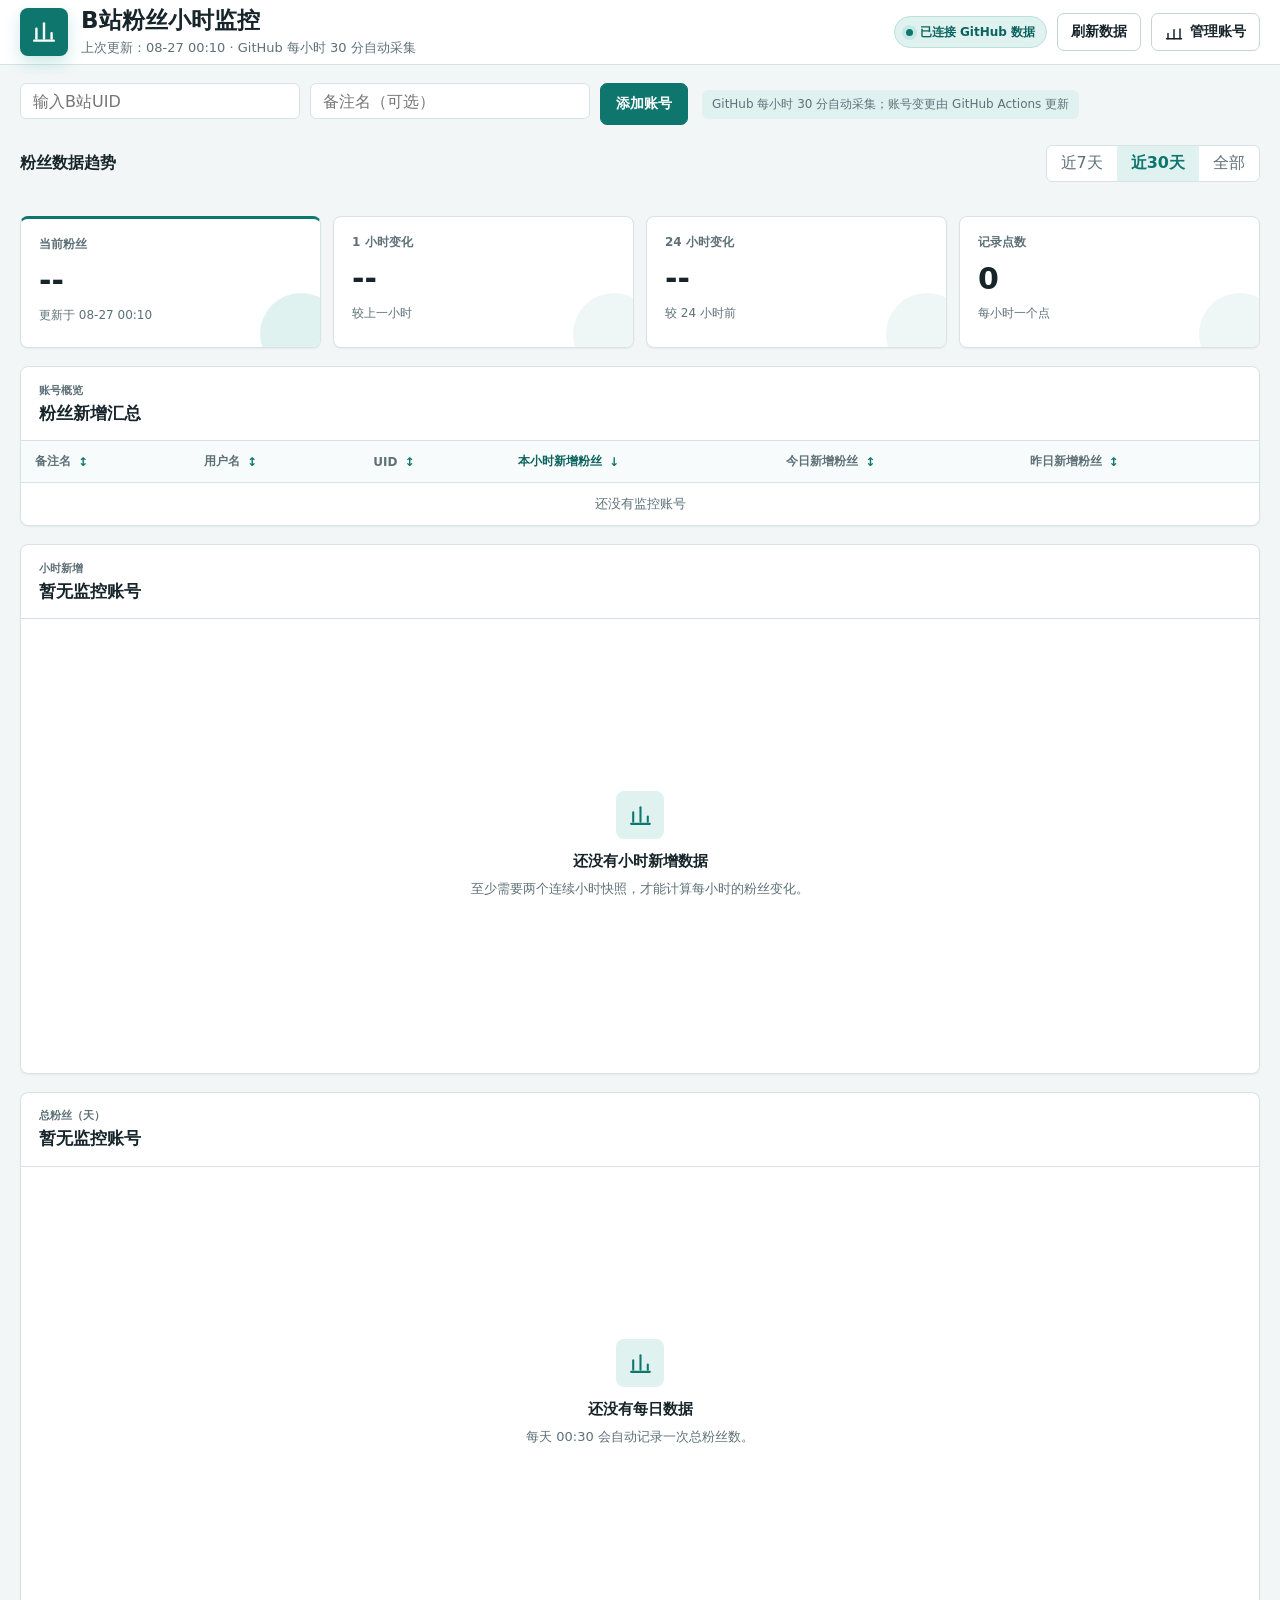
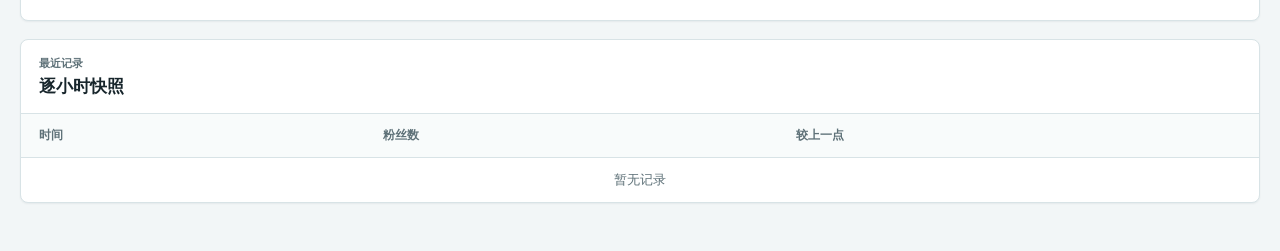
<file: docs/index.html>
<!doctype html>
<html lang="zh-CN">
<head>
  <meta charset="utf-8">
  <meta name="viewport" content="width=device-width, initial-scale=1">
  <title>B站粉丝小时监控</title>
  <link rel="icon" href="./favicon.svg" type="image/svg+xml">
  <link rel="stylesheet" href="./styles.css">
</head>
<body>
  <div class="app-shell">
    <header class="topbar">
      <div class="topbar-inner">
        <div class="brand">
          <div class="brand-mark" aria-hidden="true">
            <svg viewBox="0 0 24 24" fill="none">
              <path d="M5 18V9" stroke="currentColor" stroke-width="2.2" stroke-linecap="round"/>
              <path d="M12 18V4" stroke="currentColor" stroke-width="2.2" stroke-linecap="round"/>
              <path d="M19 18v-5" stroke="currentColor" stroke-width="2.2" stroke-linecap="round"/>
              <path d="M3 20h18" stroke="currentColor" stroke-width="2.2" stroke-linecap="round"/>
            </svg>
          </div>
          <div>
            <h1>B站粉丝小时监控</h1>
            <p id="statusLine" class="status-line">正在加载数据…</p>
          </div>
        </div>
        <div class="top-actions">
          <span id="connectionStatus" class="status-pill">加载中</span>
          <button id="refreshBtn" class="button ghost" type="button">刷新数据</button>
          <button id="openManageBtn" class="button ghost" type="button">
            <svg viewBox="0 0 24 24" fill="none" aria-hidden="true">
              <path d="M4 21v-7M12 21v-12M20 21V8" stroke="currentColor" stroke-width="2" stroke-linecap="round"/>
              <path d="M2 21h20" stroke="currentColor" stroke-width="2" stroke-linecap="round"/>
            </svg>
            管理账号
          </button>
        </div>
      </div>
    </header>

    <main class="page">
      <section class="add-band">
        <form id="addForm" class="add-form">
          <input id="addUidInput" class="input" type="text" placeholder="输入B站UID" autocomplete="off">
          <input id="addNameInput" class="input add-name-input" type="text" placeholder="备注名（可选）" autocomplete="off">
          <button class="button primary" type="submit">添加账号</button>
        </form>
        <span class="cloud-hint">GitHub 每小时 30 分自动采集；账号变更由 GitHub Actions 更新</span>
        <span id="message" class="message" role="status"></span>
      </section>

      <section class="chart-head">
        <div class="chart-tools">
          <h2>粉丝数据趋势</h2>
        </div>
        <div id="periodButtons" class="segmented" role="group" aria-label="图表时间范围">
          <button type="button" data-days="7">近7天</button>
          <button type="button" data-days="30" class="active">近30天</button>
          <button type="button" data-days="0">全部</button>
        </div>
      </section>

      <section class="account-band" id="accountBand" aria-label="已添加账号"></section>

      <section class="overview" id="overview" aria-label="数据概览">
        <article class="metric metric-current">
          <span class="metric-label">当前粉丝</span>
          <strong id="metricCurrent">--</strong>
          <span class="metric-foot" id="metricLatestTime">尚未记录</span>
        </article>
        <article class="metric">
          <span class="metric-label">1 小时变化</span>
          <strong id="metricHour">--</strong>
          <span class="metric-foot">较上一小时</span>
        </article>
        <article class="metric">
          <span class="metric-label">24 小时变化</span>
          <strong id="metricDay">--</strong>
          <span class="metric-foot">较 24 小时前</span>
        </article>
        <article class="metric">
          <span class="metric-label">记录点数</span>
          <strong id="metricCount">0</strong>
          <span class="metric-foot">每小时一个点</span>
        </article>
      </section>

      <section class="panel account-summary-panel">
        <div class="panel-head">
          <div>
            <p class="eyebrow">账号概览</p>
            <h2>粉丝新增汇总</h2>
          </div>
        </div>
        <div class="table-wrap">
          <table class="summary-table">
            <thead>
              <tr>
                <th><button class="sort-button" type="button" data-sort="name">备注名 <span class="sort-icon"></span></button></th>
                <th><button class="sort-button" type="button" data-sort="username">用户名 <span class="sort-icon"></span></button></th>
                <th><button class="sort-button" type="button" data-sort="uid">UID <span class="sort-icon"></span></button></th>
                <th><button class="sort-button" type="button" data-sort="hour">本小时新增粉丝 <span class="sort-icon"></span></button></th>
                <th><button class="sort-button" type="button" data-sort="today">今日新增粉丝 <span class="sort-icon"></span></button></th>
                <th><button class="sort-button" type="button" data-sort="yesterday">昨日新增粉丝 <span class="sort-icon"></span></button></th>
              </tr>
            </thead>
            <tbody id="accountSummaryBody"></tbody>
          </table>
        </div>
      </section>

      <section class="panel chart-panel">
        <div class="panel-head">
          <div>
            <p class="eyebrow">小时新增</p>
            <h2 id="hourlyChartTitle">请先添加账号</h2>
          </div>
        </div>
        <div class="chart-wrap">
          <svg id="hourlyChart" viewBox="0 0 900 320" role="img" aria-label="小时新增粉丝数折线图"></svg>
          <div id="hourlyChartEmpty" class="empty-state" hidden>
            <div class="empty-icon" aria-hidden="true">
              <svg viewBox="0 0 24 24" fill="none">
                <path d="M5 18V9" stroke="currentColor" stroke-width="2" stroke-linecap="round"/>
                <path d="M12 18V4" stroke="currentColor" stroke-width="2" stroke-linecap="round"/>
                <path d="M19 18v-5" stroke="currentColor" stroke-width="2" stroke-linecap="round"/>
                <path d="M3 20h18" stroke="currentColor" stroke-width="2" stroke-linecap="round"/>
              </svg>
            </div>
            <strong>还没有小时新增数据</strong>
            <p>至少需要两个连续小时快照，才能计算每小时的粉丝变化。</p>
          </div>
        </div>
      </section>

      <section class="panel chart-panel">
        <div class="panel-head">
          <div>
            <p class="eyebrow">总粉丝（天）</p>
            <h2 id="dailyChartTitle">请先添加账号</h2>
          </div>
        </div>
        <div class="chart-wrap">
          <svg id="dailyChart" viewBox="0 0 900 320" role="img" aria-label="每日总粉丝数折线图"></svg>
          <div id="dailyChartEmpty" class="empty-state" hidden>
            <div class="empty-icon" aria-hidden="true">
              <svg viewBox="0 0 24 24" fill="none">
                <path d="M5 18V9" stroke="currentColor" stroke-width="2" stroke-linecap="round"/>
                <path d="M12 18V4" stroke="currentColor" stroke-width="2" stroke-linecap="round"/>
                <path d="M19 18v-5" stroke="currentColor" stroke-width="2" stroke-linecap="round"/>
                <path d="M3 20h18" stroke="currentColor" stroke-width="2" stroke-linecap="round"/>
              </svg>
            </div>
            <strong>还没有每日数据</strong>
            <p>每天 00:30 会自动记录一次总粉丝数。</p>
          </div>
        </div>
      </section>

      <section class="panel table-panel">
        <div class="panel-head">
          <div>
            <p class="eyebrow">最近记录</p>
            <h2>逐小时快照</h2>
          </div>
        </div>
        <div class="table-wrap">
          <table>
            <thead>
              <tr>
                <th>时间</th>
                <th>粉丝数</th>
                <th>较上一点</th>
              </tr>
            </thead>
            <tbody id="historyBody"></tbody>
          </table>
        </div>
      </section>
    </main>
  </div>

  <div id="manageModal" class="modal" hidden>
    <div class="modal-backdrop" data-close-modal></div>
    <div class="modal-card" role="dialog" aria-modal="true" aria-labelledby="manageTitle">
      <div class="modal-head">
        <div>
          <p class="eyebrow">GitHub 管理</p>
          <h2 id="manageTitle">管理监控账号</h2>
        </div>
        <button id="closeManageBtn" class="icon-button" type="button" aria-label="关闭">
          <svg viewBox="0 0 24 24" fill="none" aria-hidden="true">
            <path d="M6 6l12 12M18 6L6 18" stroke="currentColor" stroke-width="2" stroke-linecap="round"/>
          </svg>
        </button>
      </div>

      <div class="modal-body">
        <div class="token-box">
          <label for="tokenInput">GitHub 访问令牌</label>
          <div class="token-row">
            <input id="tokenInput" type="password" placeholder="粘贴仓库级 Personal Access Token" autocomplete="off">
            <button id="saveTokenBtn" class="button primary compact" type="button">保存</button>
          </div>
          <p class="helper">令牌只保存在当前浏览器，不会写入页面或仓库。需要对该仓库具备 Contents 和 Workflows 权限。</p>
        </div>

        <div class="manage-divider"></div>

        <div class="manage-add">
          <div class="field">
            <label for="manageUidInput">B站 UID</label>
            <input id="manageUidInput" inputmode="numeric" placeholder="例如：946974" autocomplete="off">
          </div>
          <div class="field field-name">
            <label for="manageNameInput">备注名 <span>可选</span></label>
            <input id="manageNameInput" placeholder="账号名称" autocomplete="off">
          </div>
          <button id="addManagedAccountBtn" class="button primary" type="button">
            <svg viewBox="0 0 24 24" fill="none" aria-hidden="true">
              <path d="M12 5v14M5 12h14" stroke="currentColor" stroke-width="2.2" stroke-linecap="round"/>
            </svg>
            添加
          </button>
        </div>

        <div class="manage-list" id="manageAccountList"></div>
      </div>
    </div>
  </div>

  <div id="toast" class="toast" role="status" aria-live="polite"></div>
  <script src="./app.js"></script>
</body>
</html>
</file>
<file: docs/styles.css>
:root {
  --bg: #f2f6f7;
  --surface: #ffffff;
  --surface-soft: #f8fbfb;
  --surface-tint: #eef7f5;
  --line: #d8e3e6;
  --line-strong: #c4d4d8;
  --text: #17252b;
  --muted: #5e7178;
  --accent: #0f766e;
  --accent-soft: #e0f2f0;
  --accent-ink: #0b635d;
  --rose: #b42318;
  --rose-soft: #fdecee;
  --amber: #d97706;
  --amber-soft: #fff4df;
  --shadow: 0 1px 2px rgba(23, 37, 43, 0.06);
  --shadow-strong: 0 20px 55px rgba(25, 37, 55, 0.14);
}

* {
  box-sizing: border-box;
}

html {
  min-width: 320px;
  background: var(--bg);
}

body {
  margin: 0;
  color: var(--text);
  background: var(--bg);
  font-family: "Segoe UI", "Microsoft YaHei", system-ui, -apple-system, sans-serif;
  letter-spacing: 0;
}

button,
input {
  font: inherit;
}

button {
  cursor: pointer;
}

button:disabled {
  cursor: not-allowed;
  opacity: 0.5;
}

.app-shell {
  width: 100%;
  margin: 0;
  padding: 0;
}

.topbar {
  position: sticky;
  top: 0;
  z-index: 20;
  background: var(--surface);
  border-bottom: 1px solid var(--line);
}

.topbar-inner,
.page {
  width: min(1480px, calc(100% - 40px));
  margin: 0 auto;
}

.topbar-inner {
  min-height: 64px;
  display: flex;
  align-items: center;
  justify-content: space-between;
  gap: 16px;
}

.brand {
  display: flex;
  align-items: center;
  gap: 13px;
  min-width: 0;
}

.brand-mark {
  display: grid;
  place-items: center;
  width: 48px;
  height: 48px;
  flex: 0 0 48px;
  color: #fff;
  background: var(--accent);
  border-radius: 8px;
  box-shadow: 0 7px 16px rgba(15, 155, 142, 0.22);
}

.brand-mark svg {
  width: 26px;
  height: 26px;
}

.brand h1 {
  margin: 0;
  font-size: 23px;
  line-height: 1.2;
}

.brand p {
  margin: 4px 0 0;
  color: var(--muted);
  font-size: 13px;
}

.page {
  padding-top: 18px;
  padding-bottom: 48px;
}

.top-actions {
  display: flex;
  align-items: center;
  gap: 10px;
}

.status-pill {
  display: inline-flex;
  align-items: center;
  min-height: 32px;
  padding: 0 11px;
  color: var(--accent-ink);
  background: var(--accent-soft);
  border: 1px solid #bce1db;
  border-radius: 999px;
  font-size: 12px;
  font-weight: 700;
  white-space: nowrap;
}

.status-pill::before {
  width: 7px;
  height: 7px;
  margin-right: 7px;
  content: "";
  background: var(--accent);
  border-radius: 50%;
  box-shadow: 0 0 0 4px rgba(15, 155, 142, 0.12);
}

.status-pill.error {
  color: #a73b47;
  background: var(--rose-soft);
  border-color: #f0c6cb;
}

.status-pill.error::before {
  background: var(--rose);
  box-shadow: 0 0 0 4px rgba(216, 91, 104, 0.12);
}

.button {
  display: inline-flex;
  align-items: center;
  justify-content: center;
  gap: 7px;
  min-height: 42px;
  padding: 0 15px;
  color: var(--text);
  background: var(--surface);
  border: 1px solid var(--line-strong);
  border-radius: 7px;
  font-size: 14px;
  font-weight: 650;
  transition: background 0.16s ease, border-color 0.16s ease, transform 0.16s ease;
}

.button:hover:not(:disabled) {
  background: #f8fafc;
  border-color: #aeb9c9;
}

.button:active:not(:disabled) {
  transform: translateY(1px);
}

.button svg {
  width: 18px;
  height: 18px;
}

.button.primary {
  color: #fff;
  background: var(--accent);
  border-color: var(--accent);
}

.button.primary:hover:not(:disabled) {
  background: var(--accent-ink);
  border-color: var(--accent-ink);
}

.button.ghost {
  min-height: 38px;
  padding: 0 13px;
  background: var(--surface);
}

.button.compact {
  min-height: 36px;
  padding: 0 11px;
  font-size: 13px;
}

.button.text-danger {
  color: var(--rose);
  border-color: transparent;
  background: transparent;
}

.button.text-danger:hover:not(:disabled) {
  background: var(--rose-soft);
  border-color: #f0c6cb;
}

.add-band {
  display: flex;
  align-items: center;
  gap: 14px;
  flex-wrap: wrap;
  margin-bottom: 18px;
}

.add-form {
  display: flex;
  gap: 10px;
  flex-wrap: wrap;
}

.add-form .input {
  width: 280px;
}

.add-name-input {
  width: 220px;
}

.input {
  height: 36px;
  padding: 0 12px;
  border: 1px solid var(--line);
  border-radius: 6px;
  background: var(--surface);
  color: var(--text);
  outline: none;
}

.input:focus {
  border-color: var(--accent);
  box-shadow: 0 0 0 3px rgba(15, 118, 110, 0.14);
}

.cloud-hint {
  padding: 6px 10px;
  color: var(--muted);
  background: var(--accent-soft);
  border-radius: 6px;
  font-size: 12px;
}

.message {
  color: var(--muted);
  font-size: 13px;
}

.message.error {
  color: var(--rose);
}

.message.success {
  color: var(--accent);
}

.helper {
  margin: 0;
  color: var(--muted);
  font-size: 13px;
  line-height: 1.55;
}

.chart-head,
.table-head {
  display: flex;
  align-items: center;
  justify-content: space-between;
  gap: 12px;
  margin: 20px 0 12px;
}

.chart-head h2,
.table-head h2 {
  margin: 0;
  font-size: 16px;
  font-weight: 700;
}

.chart-tools {
  display: flex;
  align-items: center;
  gap: 12px;
  flex-wrap: wrap;
}

.segmented {
  display: inline-flex;
  border: 1px solid var(--line);
  border-radius: 6px;
  overflow: hidden;
  background: var(--surface);
}

.segmented button {
  border: 0;
  background: transparent;
  color: var(--muted);
  padding: 7px 14px;
  cursor: pointer;
}

.segmented button.active {
  background: var(--accent-soft);
  color: var(--accent);
  font-weight: 600;
}

.account-band {
  display: flex;
  flex-wrap: wrap;
  gap: 9px;
  margin: 16px 0 0;
}

.account-chip {
  display: inline-flex;
  align-items: center;
  gap: 9px;
  min-height: 40px;
  padding: 0 12px;
  color: var(--muted);
  background: var(--surface);
  border: 1px solid var(--line);
  border-radius: 7px;
  font-size: 13px;
  font-weight: 650;
  transition: border-color 0.16s ease, background 0.16s ease;
}

.account-chip:hover {
  border-color: #9ed8d0;
}

.account-chip.active {
  color: var(--accent-ink);
  background: var(--accent-soft);
  border-color: #9ed8d0;
  box-shadow: 0 0 0 3px rgba(15, 155, 142, 0.08);
}

.account-chip .count {
  padding-left: 9px;
  color: var(--text);
  border-left: 1px solid var(--line);
  font-variant-numeric: tabular-nums;
}

.account-chip.active .count {
  color: var(--accent-ink);
  border-left-color: rgba(15, 155, 142, 0.2);
}

.overview {
  display: grid;
  grid-template-columns: repeat(4, minmax(0, 1fr));
  gap: 12px;
  margin-top: 18px;
}

.metric {
  position: relative;
  min-width: 0;
  min-height: 132px;
  padding: 17px 18px;
  overflow: hidden;
  background: var(--surface);
  border: 1px solid var(--line);
  border-radius: 8px;
  box-shadow: var(--shadow);
}

.metric-current {
  border-top: 3px solid var(--accent);
}

.metric::after {
  position: absolute;
  right: -22px;
  bottom: -28px;
  width: 82px;
  height: 82px;
  content: "";
  background: var(--surface-tint);
  border-radius: 50%;
}

.metric-current::after {
  background: var(--accent-soft);
}

.metric-label {
  position: relative;
  z-index: 1;
  display: block;
  color: var(--muted);
  font-size: 12px;
  font-weight: 700;
}

.metric strong {
  position: relative;
  z-index: 1;
  display: block;
  margin-top: 12px;
  overflow: hidden;
  font-size: 30px;
  line-height: 1.08;
  font-variant-numeric: tabular-nums;
  text-overflow: ellipsis;
  white-space: nowrap;
}

.metric strong.positive {
  color: var(--accent-ink);
}

.metric strong.negative {
  color: var(--rose);
}

.metric-foot {
  position: relative;
  z-index: 1;
  display: block;
  margin-top: 10px;
  overflow: hidden;
  color: var(--muted);
  font-size: 12px;
  text-overflow: ellipsis;
  white-space: nowrap;
}

.panel {
  margin-top: 18px;
  overflow: hidden;
  background: var(--surface);
  border: 1px solid var(--line);
  border-radius: 8px;
  box-shadow: var(--shadow);
}

.panel-head {
  display: flex;
  align-items: center;
  justify-content: space-between;
  gap: 16px;
  min-height: 74px;
  padding: 15px 18px;
  border-bottom: 1px solid var(--line);
}

.eyebrow {
  margin: 0 0 4px;
  color: var(--muted);
  font-size: 11px;
  font-weight: 700;
  letter-spacing: 0;
  text-transform: uppercase;
}

.panel-head h2 {
  margin: 0;
  overflow: hidden;
  font-size: 17px;
  text-overflow: ellipsis;
  white-space: nowrap;
}

.chart-wrap {
  position: relative;
  min-height: 320px;
  padding: 10px 12px 12px;
}

#hourlyChart,
#dailyChart {
  display: block;
  width: 100%;
  height: auto;
  min-height: 298px;
}

.chart-grid {
  stroke: #e8ecf3;
  stroke-width: 1;
}

.chart-axis {
  fill: #7a8698;
  font-size: 12px;
}

.chart-area {
  fill: rgba(15, 155, 142, 0.1);
}

.chart-line {
  fill: none;
  stroke: var(--accent);
  stroke-width: 2.6;
  stroke-linecap: round;
  stroke-linejoin: round;
}

.chart-point {
  fill: #fff;
  stroke: var(--accent);
  stroke-width: 2;
}

.chart-crosshair {
  stroke: #9ba8b8;
  stroke-width: 1;
  stroke-dasharray: 4 4;
}

.chart-tooltip {
  fill: #fff;
  font-size: 12px;
  font-weight: 700;
}

.chart-tooltip-sub {
  fill: #d8e0eb;
  font-size: 11px;
}

.empty-state {
  position: absolute;
  inset: 0;
  display: flex;
  flex-direction: column;
  align-items: center;
  justify-content: center;
  padding: 30px;
  color: var(--muted);
  text-align: center;
}

.empty-state[hidden] {
  display: none;
}

.empty-icon {
  display: grid;
  place-items: center;
  width: 48px;
  height: 48px;
  margin-bottom: 13px;
  color: var(--accent);
  background: var(--accent-soft);
  border-radius: 8px;
}

.empty-icon svg {
  width: 25px;
  height: 25px;
}

.empty-state strong {
  color: var(--text);
  font-size: 15px;
}

.empty-state p {
  max-width: 380px;
  margin: 8px 0 0;
  font-size: 13px;
  line-height: 1.6;
}

.table-wrap {
  overflow-x: auto;
}

table {
  width: 100%;
  border-collapse: collapse;
  font-size: 13px;
  font-variant-numeric: tabular-nums;
}

.summary-table th,
.summary-table td {
  padding: 12px 14px;
}

.summary-table th {
  white-space: nowrap;
}

.sort-button {
  display: inline-flex;
  align-items: center;
  gap: 6px;
  padding: 0;
  color: inherit;
  background: transparent;
  border: 0;
  cursor: pointer;
  font: inherit;
  font-weight: 700;
}

.sort-button:hover,
.sort-button.active {
  color: var(--accent-ink);
}

.sort-icon {
  display: inline-flex;
  width: 12px;
  justify-content: center;
  color: var(--accent);
  font-size: 12px;
  font-weight: 800;
}

.summary-table .uid-cell {
  color: var(--muted);
  font-variant-numeric: tabular-nums;
}

.summary-table tbody tr {
  cursor: pointer;
}

th,
td {
  padding: 13px 18px;
  text-align: left;
  border-bottom: 1px solid var(--line);
  white-space: nowrap;
}

th {
  position: sticky;
  top: 0;
  z-index: 1;
  color: var(--muted);
  background: var(--surface-soft);
  font-size: 12px;
  font-weight: 700;
}

tbody tr:last-child td {
  border-bottom: 0;
}

tbody tr:hover {
  background: #fafbfd;
}

.delta-up {
  color: var(--accent-ink);
  font-weight: 750;
}

.delta-down {
  color: var(--rose);
  font-weight: 750;
}

.delta-flat {
  color: var(--muted);
}

.toast {
  position: fixed;
  right: 18px;
  bottom: 18px;
  z-index: 30;
  max-width: min(360px, calc(100vw - 36px));
  padding: 12px 15px;
  color: #fff;
  background: #22303f;
  border-radius: 7px;
  box-shadow: 0 10px 28px rgba(0, 0, 0, 0.2);
  font-size: 13px;
  opacity: 0;
  pointer-events: none;
  transform: translateY(8px);
  transition: opacity 0.18s ease, transform 0.18s ease;
}

.toast.show {
  opacity: 1;
  transform: translateY(0);
}

.toast.error {
  background: #9f3643;
}

.modal {
  position: fixed;
  inset: 0;
  z-index: 20;
  display: grid;
  place-items: center;
  padding: 22px;
}

.modal[hidden] {
  display: none;
}

.modal-backdrop {
  position: absolute;
  inset: 0;
  background: rgba(17, 25, 38, 0.46);
}

.modal-card {
  position: relative;
  width: min(720px, 100%);
  max-height: min(760px, calc(100vh - 44px));
  overflow: auto;
  background: var(--surface);
  border: 1px solid var(--line);
  border-radius: 8px;
  box-shadow: var(--shadow-strong);
}

.modal-head {
  display: flex;
  align-items: center;
  justify-content: space-between;
  gap: 16px;
  padding: 18px 20px;
  border-bottom: 1px solid var(--line);
}

.modal-head h2 {
  margin: 0;
  font-size: 19px;
}

.icon-button {
  display: grid;
  place-items: center;
  width: 36px;
  height: 36px;
  color: var(--muted);
  background: transparent;
  border: 0;
  border-radius: 7px;
}

.icon-button:hover {
  color: var(--text);
  background: var(--surface-soft);
}

.icon-button svg {
  width: 19px;
  height: 19px;
}

.modal-body {
  padding: 18px 20px 22px;
}

.token-box {
  display: flex;
  flex-direction: column;
  gap: 9px;
}

.token-box label {
  color: var(--muted);
  font-size: 12px;
  font-weight: 700;
}

.token-row {
  display: grid;
  grid-template-columns: 1fr auto;
  gap: 9px;
}

.token-row input,
.field input {
  width: 100%;
  min-width: 0;
  height: 42px;
  padding: 0 12px;
  color: var(--text);
  background: var(--surface-soft);
  border: 1px solid var(--line);
  border-radius: 7px;
  outline: none;
  transition: border-color 0.16s ease, box-shadow 0.16s ease;
}

.token-row input:focus,
.field input:focus {
  border-color: var(--accent);
  box-shadow: 0 0 0 3px rgba(15, 155, 142, 0.13);
}

.manage-divider {
  height: 1px;
  margin: 18px 0;
  background: var(--line);
}

.manage-add {
  display: grid;
  grid-template-columns: minmax(150px, 0.7fr) minmax(190px, 1.3fr) auto;
  gap: 10px;
  align-items: end;
}

.field {
  display: flex;
  flex-direction: column;
  gap: 7px;
  min-width: 0;
}

.field label {
  color: var(--muted);
  font-size: 12px;
  font-weight: 700;
}

.field label span {
  margin-left: 4px;
  color: #96a0af;
  font-weight: 500;
}

.manage-list {
  display: flex;
  flex-direction: column;
  gap: 9px;
  margin-top: 18px;
}

.managed-account {
  display: flex;
  align-items: center;
  justify-content: space-between;
  gap: 12px;
  min-height: 56px;
  padding: 9px 12px;
  background: var(--surface-soft);
  border: 1px solid var(--line);
  border-radius: 7px;
}

.managed-account-main {
  min-width: 0;
}

.managed-account-main strong {
  display: block;
  overflow: hidden;
  font-size: 14px;
  text-overflow: ellipsis;
  white-space: nowrap;
}

.managed-account-main span {
  color: var(--muted);
  font-size: 12px;
}

.manage-actions {
  display: inline-flex;
  align-items: center;
  gap: 7px;
  flex: 0 0 auto;
}

.username-cell {
  color: var(--accent-ink);
  font-weight: 650;
}

@media (max-width: 820px) {
  .app-shell {
    width: 100%;
    padding-top: 0;
  }

  .topbar-inner {
    align-items: flex-start;
    flex-direction: column;
    padding-top: 12px;
    padding-bottom: 12px;
  }

  .top-actions {
    width: 100%;
    justify-content: space-between;
  }

  .overview {
    grid-template-columns: repeat(2, minmax(0, 1fr));
  }

  .panel-head {
    align-items: flex-start;
    flex-direction: column;
  }

  .chart-head {
    align-items: flex-start;
    flex-direction: column;
  }

  .chart-wrap {
    min-height: 260px;
  }

  #hourlyChart,
  #dailyChart {
    min-height: 238px;
  }
}

@media (max-width: 620px) {
  .add-form {
    width: 100%;
  }

  .add-form .input {
    width: 0;
    flex: 1;
    min-width: 0;
  }

  .token-row,
  .manage-add {
    grid-template-columns: 1fr;
  }
}

@media (max-width: 440px) {
  .brand h1 {
    font-size: 18px;
  }

  .brand p {
    font-size: 12px;
  }

  .add-band {
    align-items: flex-start;
    flex-direction: column;
  }

  .overview {
    grid-template-columns: 1fr;
  }

  .metric {
    min-height: 108px;
  }

  th,
  td {
    padding: 11px 13px;
  }
}
</file>
